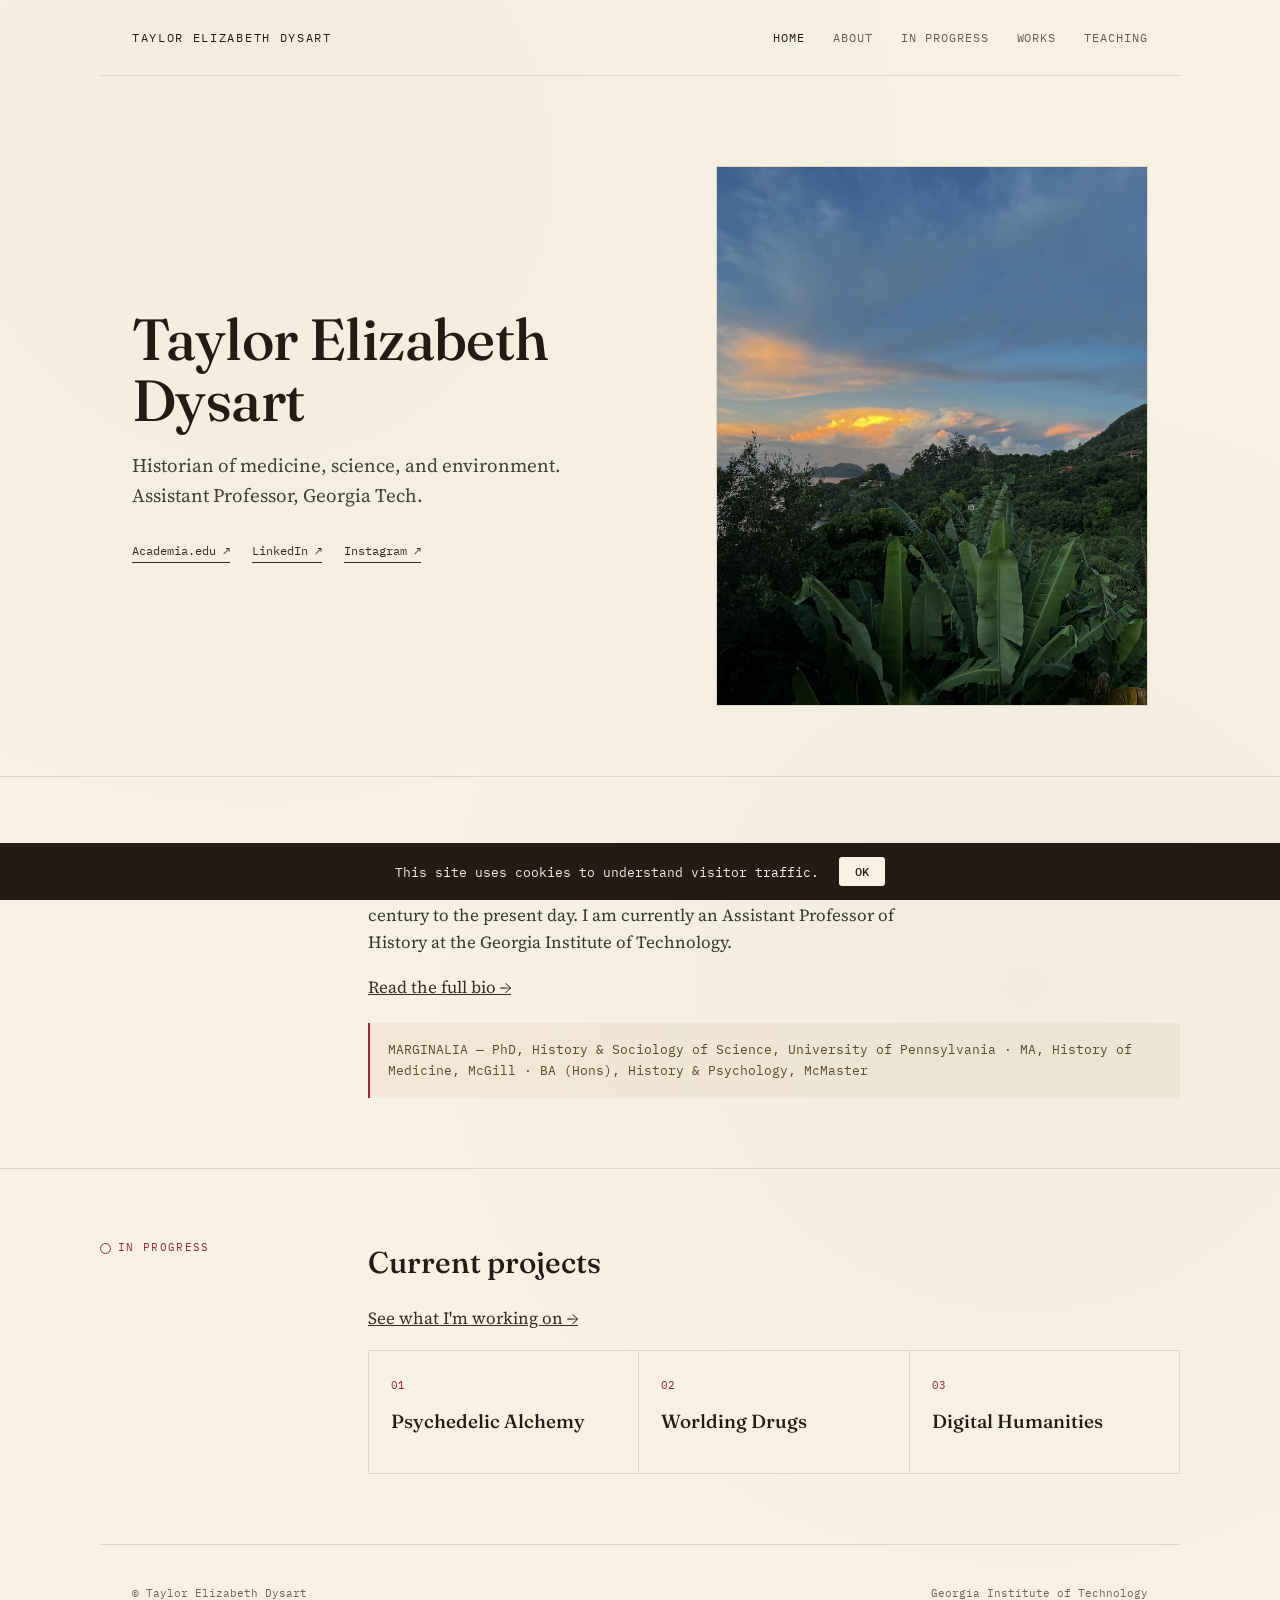
<file: index.html>
<!DOCTYPE html>
<html lang="en">
<head>
<meta charset="UTF-8">
<meta name="viewport" content="width=device-width, initial-scale=1">
<title>Taylor Elizabeth Dysart</title>
<link rel="preconnect" href="https://fonts.googleapis.com">
<link href="https://fonts.googleapis.com/css2?family=Fraunces:ital,opsz,wght@0,9..144,300;0,9..144,500;0,9..144,600;1,9..144,400&family=Source+Serif+4:wght@400;500&family=IBM+Plex+Mono:wght@400;500&display=swap" rel="stylesheet">
<link rel="stylesheet" href="style.css">
<!-- Google tag (gtag.js) -->
<script async src="https://www.googletagmanager.com/gtag/js?id=G-MYVM3LXBV0"></script>
<script>
  window.dataLayer = window.dataLayer || [];
  function gtag(){dataLayer.push(arguments);}
  gtag('js', new Date());
  gtag('config', 'G-MYVM3LXBV0');
</script>
</head>
<body>

<nav>
  <a class="brand" href="index.html">Taylor Elizabeth Dysart</a>
  <button class="nav-toggle" aria-label="Toggle menu" onclick="this.nextElementSibling.classList.toggle('open')">☰</button>
  <div class="navlinks">
    <a class="active" href="index.html">Home</a>
    <a href="about.html">About</a>
    <a href="in-progress.html">In Progress</a>
    <a href="works.html">Works</a>
    <a href="teaching.html">Teaching</a>
  </div>
</nav>

<section class="hero">
  <div>
    <h1>Taylor Elizabeth<br>Dysart</h1>
    <p class="tagline">Historian of medicine, science, and environment. Assistant Professor, Georgia Tech.</p>
    <div class="hero-links">
      <a href="https://upenn.academia.edu/TaylorDysart">Academia.edu ↗</a>
      <a href="https://www.linkedin.com/in/taylordysart/">LinkedIn ↗</a>
      <a href="https://www.instagram.com/taylor.e.dysart/">Instagram ↗</a>
    </div>
  </div>
  <div class="specimen">
    <img src="home-landscape.jpg" alt="Landscape" style="width:100%; height:100%; object-fit: cover;">
  </div>
</section>

<section class="section">
  <div class="section-inner">
    <div class="margin-label">About</div>
    <div>
      <p>I am a historian of medicine, science, and environment in modern Latin America, focusing on Amazônia from the mid-nineteenth century to the present day. I am currently an Assistant Professor of History at the Georgia Institute of Technology.</p>
      <p><a href="about.html">Read the full bio →</a></p>
      <div class="note">MARGINALIA — PhD, History &amp; Sociology of Science, University of Pennsylvania · MA, History of Medicine, McGill · BA (Hons), History &amp; Psychology, McMaster</div>
    </div>
  </div>
</section>

<section class="section">
  <div class="section-inner">
    <div class="margin-label">In Progress</div>
    <div>
      <h2>Current projects</h2>
      <p><a href="in-progress.html">See what I'm working on →</a></p>
      <div class="cards">
        <div class="card">
          <div class="num">01</div>
          <h3>Psychedelic Alchemy</h3>
        </div>
        <div class="card">
          <div class="num">02</div>
          <h3>Worlding Drugs</h3>
        </div>
        <div class="card">
          <div class="num">03</div>
          <h3>Digital Humanities</h3>
        </div>
      </div>
    </div>
  </div>
</section>

<footer>
  <span>© Taylor Elizabeth Dysart</span>
  <span>Georgia Institute of Technology</span>
</footer>

<div class="cookie-notice" id="cookieNotice" style="display:none;">
  <span>This site uses cookies to understand visitor traffic.</span>
  <button onclick="document.getElementById('cookieNotice').style.display='none'; localStorage.setItem('cookieNoticeDismissed','1');">OK</button>
</div>
<script>
  if (!localStorage.getItem('cookieNoticeDismissed')) {
    document.getElementById('cookieNotice').style.display = 'flex';
  }
</script>
</body>
</html>
</file>
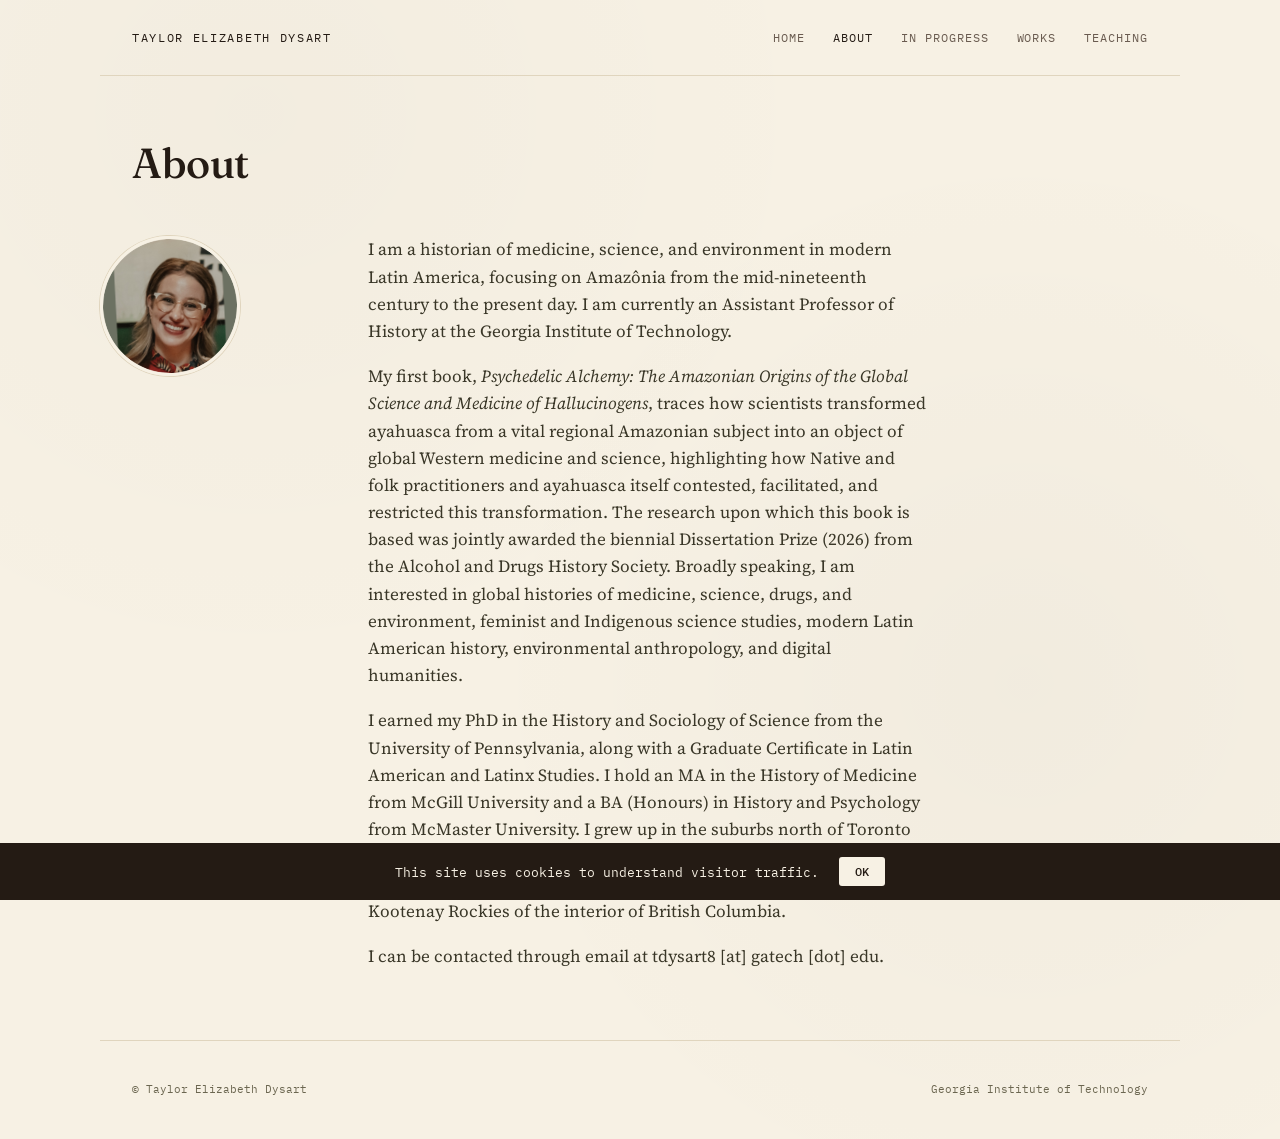
<file: about.html>
<!DOCTYPE html>
<html lang="en">
<head>
<meta charset="UTF-8">
<meta name="viewport" content="width=device-width, initial-scale=1">
<title>About — Taylor Elizabeth Dysart</title>
<link rel="preconnect" href="https://fonts.googleapis.com">
<link href="https://fonts.googleapis.com/css2?family=Fraunces:ital,opsz,wght@0,9..144,300;0,9..144,500;0,9..144,600;1,9..144,400&family=Source+Serif+4:wght@400;500&family=IBM+Plex+Mono:wght@400;500&display=swap" rel="stylesheet">
<link rel="stylesheet" href="style.css">
<!-- Google tag (gtag.js) -->
<script async src="https://www.googletagmanager.com/gtag/js?id=G-MYVM3LXBV0"></script>
<script>
  window.dataLayer = window.dataLayer || [];
  function gtag(){dataLayer.push(arguments);}
  gtag('js', new Date());
  gtag('config', 'G-MYVM3LXBV0');
</script>
</head>
<body>

<nav>
  <a class="brand" href="index.html">Taylor Elizabeth Dysart</a>
  <button class="nav-toggle" aria-label="Toggle menu" onclick="this.nextElementSibling.classList.toggle('open')">☰</button>
  <div class="navlinks">
    <a href="index.html">Home</a>
    <a class="active" href="about.html">About</a>
    <a href="in-progress.html">In Progress</a>
    <a href="works.html">Works</a>
    <a href="teaching.html">Teaching</a>
  </div>
</nav>

<div class="page-header">
  <h1>About</h1>
</div>

<section class="section" style="border-top: none; padding-top: 30px;">
  <div class="section-inner">
    <div class="margin-col">
      <img src="headshot-circle.png" alt="Taylor Elizabeth Dysart" class="margin-photo">
    </div>
    <div>
      <p>I am a historian of medicine, science, and environment in modern Latin America, focusing on Amazônia from the mid-nineteenth century to the present day. I am currently an Assistant Professor of History at the Georgia Institute of Technology.</p>
      <p>My first book, <em>Psychedelic Alchemy: The Amazonian Origins of the Global Science and Medicine of Hallucinogens</em>, traces how scientists transformed ayahuasca from a vital regional Amazonian subject into an object of global Western medicine and science, highlighting how Native and folk practitioners and ayahuasca itself contested, facilitated, and restricted this transformation. The research upon which this book is based was jointly awarded the biennial Dissertation Prize (2026) from the Alcohol and Drugs History Society. Broadly speaking, I am interested in global histories of medicine, science, drugs, and environment, feminist and Indigenous science studies, modern Latin American history, environmental anthropology, and digital humanities.</p>
      <p>I earned my PhD in the History and Sociology of Science from the University of Pennsylvania, along with a Graduate Certificate in Latin American and Latinx Studies. I hold an MA in the History of Medicine from McGill University and a BA (Honours) in History and Psychology from McMaster University. I grew up in the suburbs north of Toronto on the ancestral lands of the Wendat, Haudenosaunee, and Anishnaabe peoples, and spent part of my early life along the Kootenay Rockies of the interior of British Columbia.</p>
      <p>I can be contacted through email at tdysart8 [at] gatech [dot] edu.</p>
    </div>
  </div>
</section>

<footer>
  <span>© Taylor Elizabeth Dysart</span>
  <span>Georgia Institute of Technology</span>
</footer>

<div class="cookie-notice" id="cookieNotice" style="display:none;">
  <span>This site uses cookies to understand visitor traffic.</span>
  <button onclick="document.getElementById('cookieNotice').style.display='none'; localStorage.setItem('cookieNoticeDismissed','1');">OK</button>
</div>
<script>
  if (!localStorage.getItem('cookieNoticeDismissed')) {
    document.getElementById('cookieNotice').style.display = 'flex';
  }
</script>
</body>
</html>
</file>
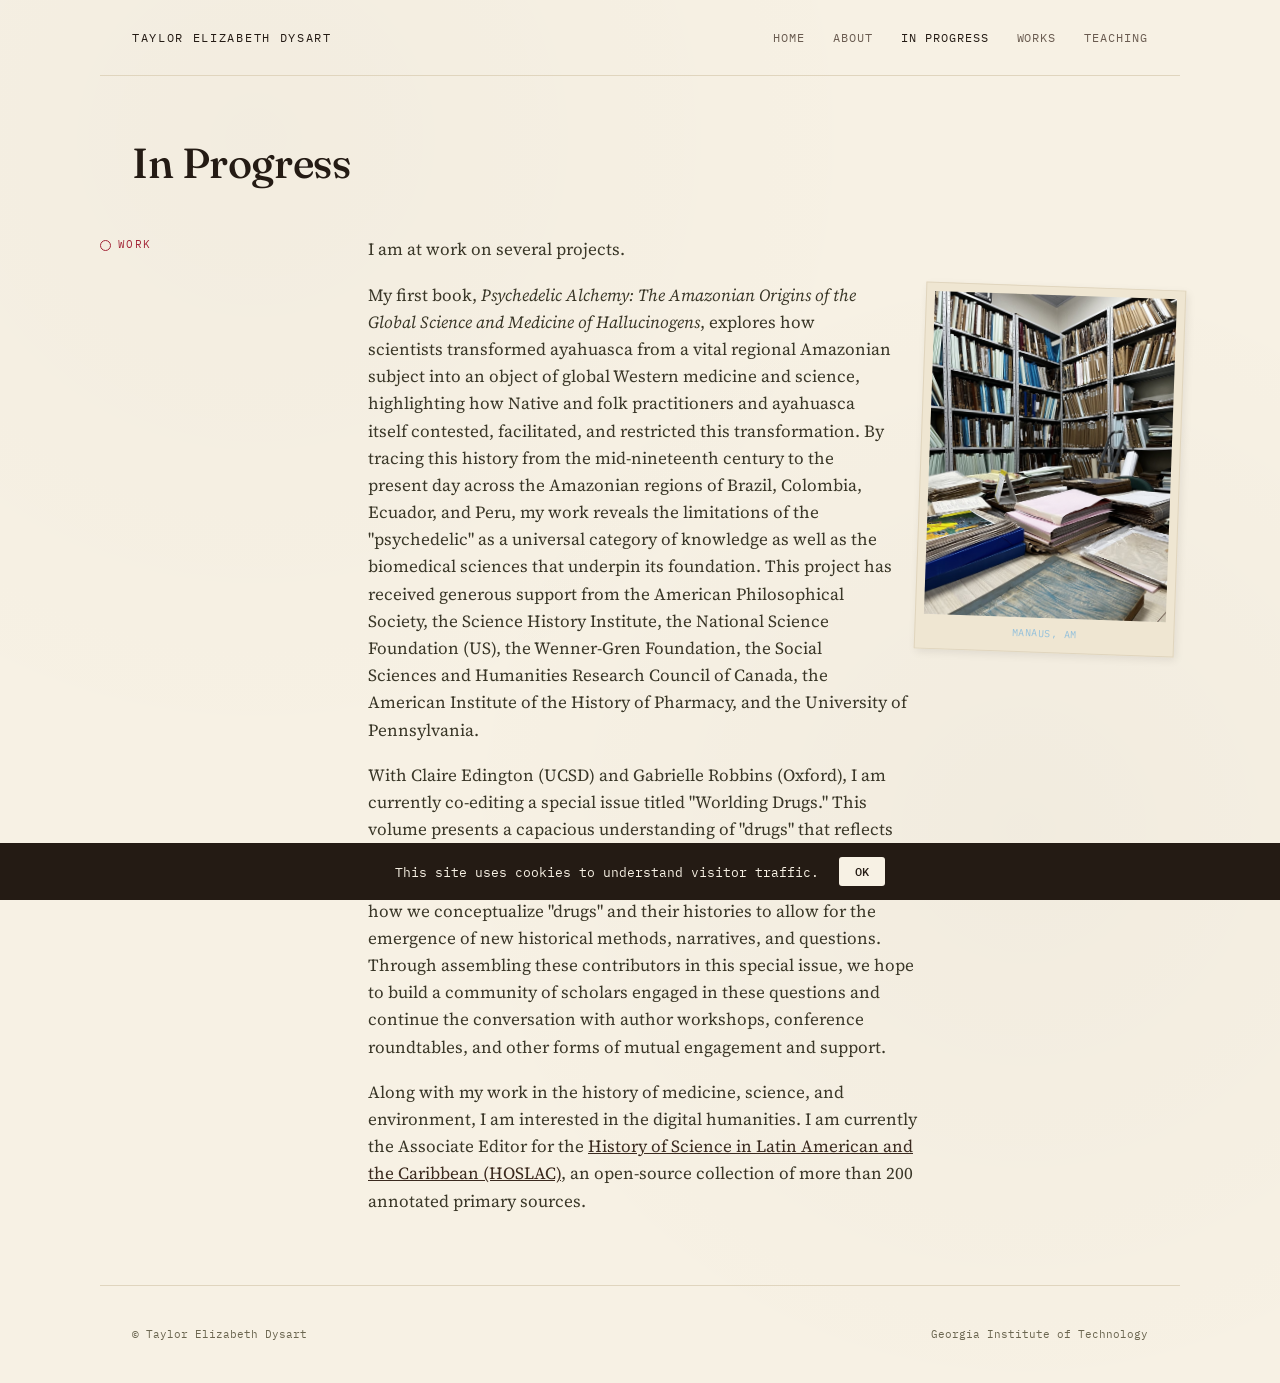
<file: in-progress.html>
<!DOCTYPE html>
<html lang="en">
<head>
<meta charset="UTF-8">
<meta name="viewport" content="width=device-width, initial-scale=1">
<title>In Progress — Taylor Elizabeth Dysart</title>
<link rel="preconnect" href="https://fonts.googleapis.com">
<link href="https://fonts.googleapis.com/css2?family=Fraunces:ital,opsz,wght@0,9..144,300;0,9..144,500;0,9..144,600;1,9..144,400&family=Source+Serif+4:wght@400;500&family=IBM+Plex+Mono:wght@400;500&display=swap" rel="stylesheet">
<link rel="stylesheet" href="style.css">
<!-- Google tag (gtag.js) -->
<script async src="https://www.googletagmanager.com/gtag/js?id=G-MYVM3LXBV0"></script>
<script>
  window.dataLayer = window.dataLayer || [];
  function gtag(){dataLayer.push(arguments);}
  gtag('js', new Date());
  gtag('config', 'G-MYVM3LXBV0');
</script>
</head>
<body>

<nav>
  <a class="brand" href="index.html">Taylor Elizabeth Dysart</a>
  <button class="nav-toggle" aria-label="Toggle menu" onclick="this.nextElementSibling.classList.toggle('open')">☰</button>
  <div class="navlinks">
    <a href="index.html">Home</a>
    <a href="about.html">About</a>
    <a class="active" href="in-progress.html">In Progress</a>
    <a href="works.html">Works</a>
    <a href="teaching.html">Teaching</a>
  </div>
</nav>

<div class="page-header">
  <h1>In Progress</h1>
</div>

<section class="section" style="border-top: none; padding-top: 30px;">
  <div class="section-inner">
    <div class="margin-label">Work</div>
    <div>
      <p>I am at work on several projects.</p>
      <figure class="clip-photo clip-right">
        <img src="archive-document.jpg" alt="Archival document">
        <figcaption>Manaus, AM</figcaption>
      </figure>
      <p>My first book, <em>Psychedelic Alchemy: The Amazonian Origins of the Global Science and Medicine of Hallucinogens</em>, explores how scientists transformed ayahuasca from a vital regional Amazonian subject into an object of global Western medicine and science, highlighting how Native and folk practitioners and ayahuasca itself contested, facilitated, and restricted this transformation. By tracing this history from the mid-nineteenth century to the present day across the Amazonian regions of Brazil, Colombia, Ecuador, and Peru, my work reveals the limitations of the "psychedelic" as a universal category of knowledge as well as the biomedical sciences that underpin its foundation. This project has received generous support from the American Philosophical Society, the Science History Institute, the National Science Foundation (US), the Wenner-Gren Foundation, the Social Sciences and Humanities Research Council of Canada, the American Institute of the History of Pharmacy, and the University of Pennsylvania.</p>
      <p>With Claire Edington (UCSD) and Gabrielle Robbins (Oxford), I am currently co-editing a special issue titled "Worlding Drugs." This volume presents a capacious understanding of "drugs" that reflects lived experiences and entanglements across various lifeways, multiple geographies, and intersecting histories. It proposes that we expand how we conceptualize "drugs" and their histories to allow for the emergence of new historical methods, narratives, and questions. Through assembling these contributors in this special issue, we hope to build a community of scholars engaged in these questions and continue the conversation with author workshops, conference roundtables, and other forms of mutual engagement and support.</p>
      <p>Along with my work in the history of medicine, science, and environment, I am interested in the digital humanities. I am currently the Associate Editor for the <a href="https://sites.usnh.edu/hoslac/launch-the-archive/">History of Science in Latin American and the Caribbean (HOSLAC)</a>, an open-source collection of more than 200 annotated primary sources.</p>
    </div>
  </div>
</section>

<footer>
  <span>© Taylor Elizabeth Dysart</span>
  <span>Georgia Institute of Technology</span>
</footer>

<div class="cookie-notice" id="cookieNotice" style="display:none;">
  <span>This site uses cookies to understand visitor traffic.</span>
  <button onclick="document.getElementById('cookieNotice').style.display='none'; localStorage.setItem('cookieNoticeDismissed','1');">OK</button>
</div>
<script>
  if (!localStorage.getItem('cookieNoticeDismissed')) {
    document.getElementById('cookieNotice').style.display = 'flex';
  }
</script>
</body>
</html>
</file>
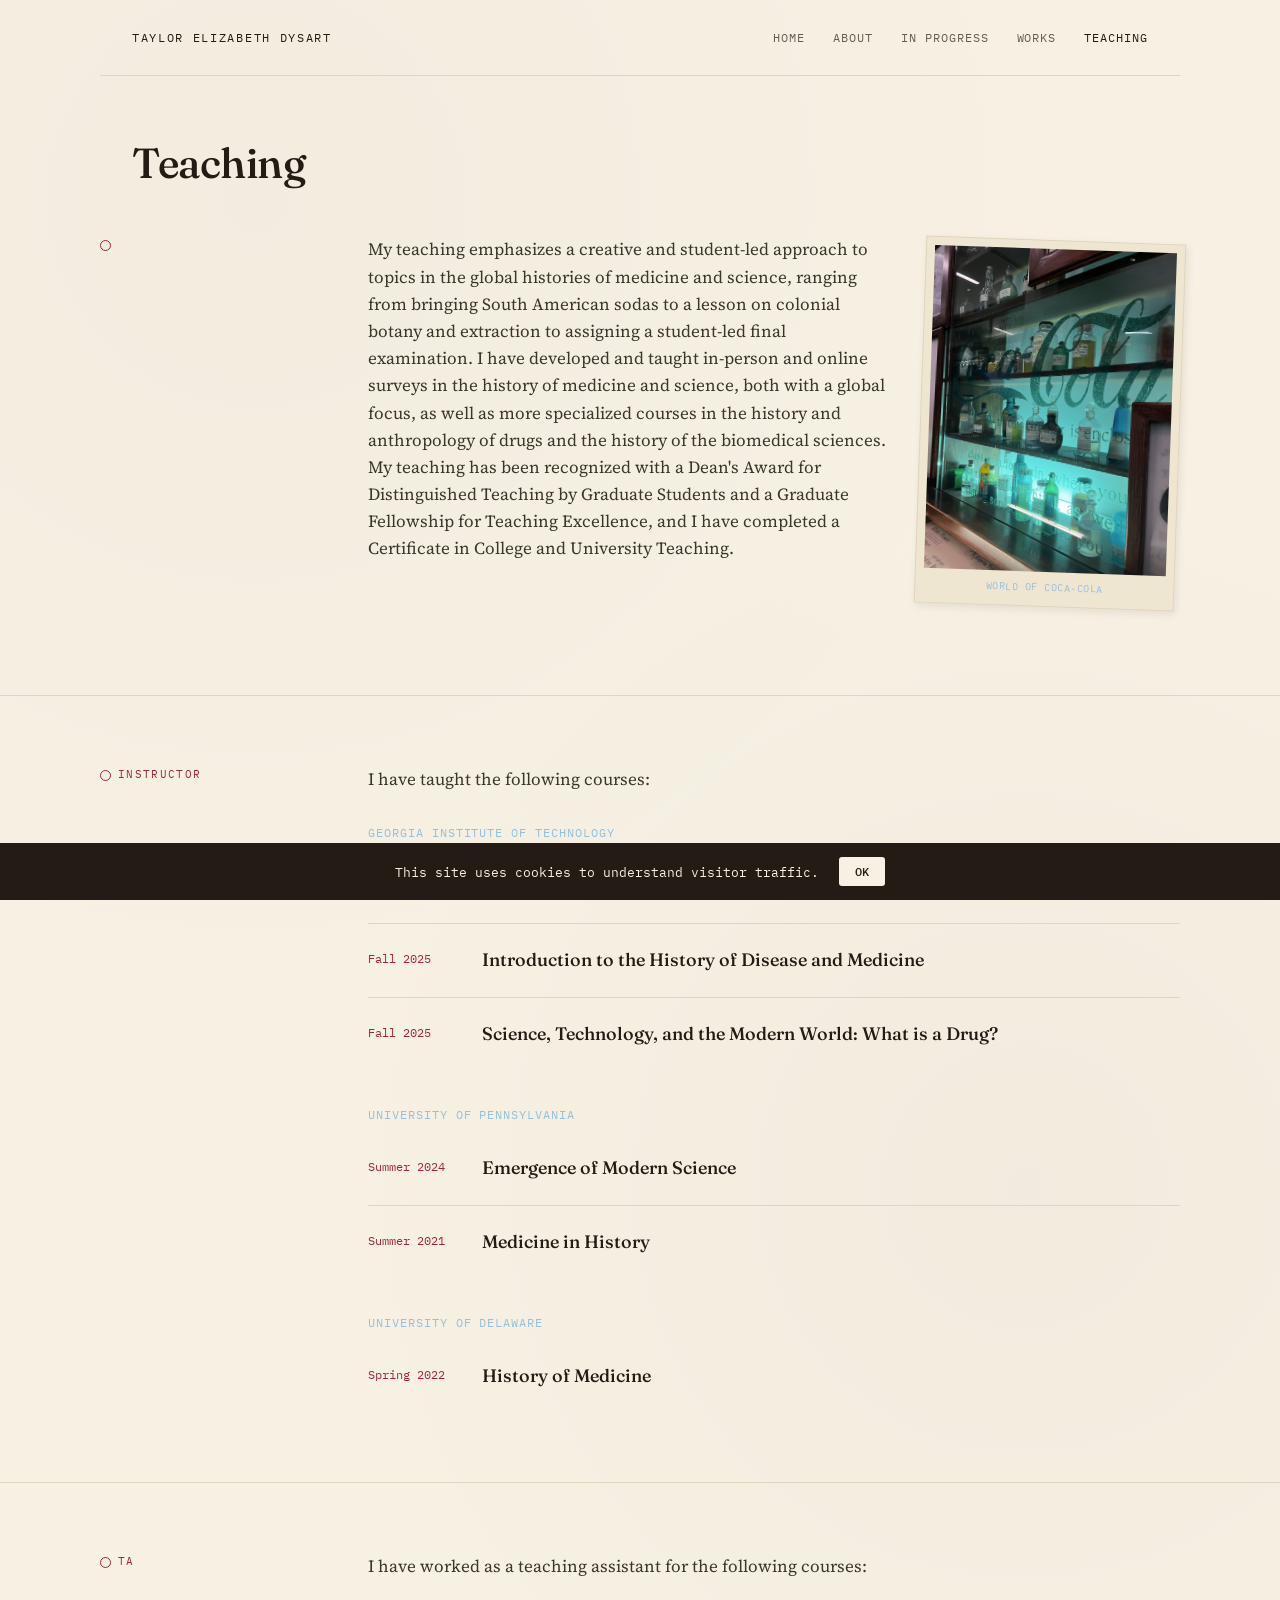
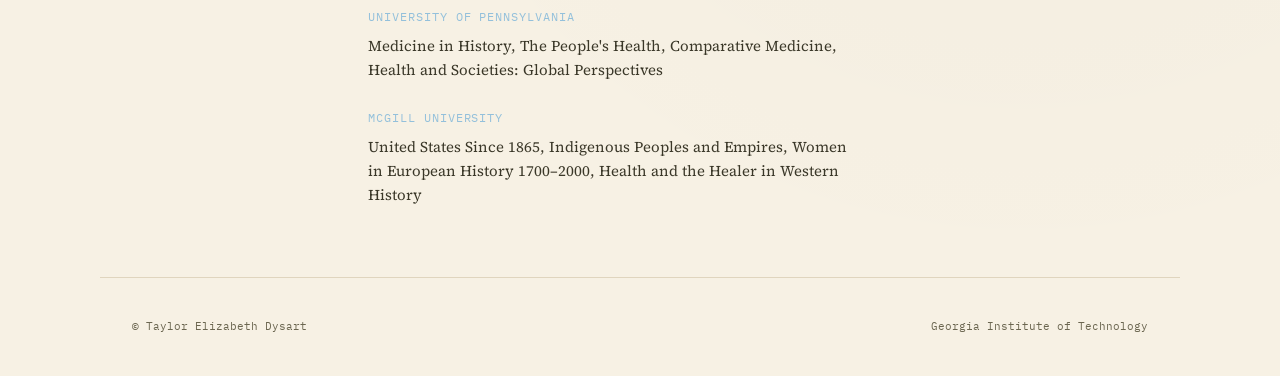
<file: teaching.html>
<!DOCTYPE html>
<html lang="en">
<head>
<meta charset="UTF-8">
<meta name="viewport" content="width=device-width, initial-scale=1">
<title>Teaching — Taylor Elizabeth Dysart</title>
<link rel="preconnect" href="https://fonts.googleapis.com">
<link href="https://fonts.googleapis.com/css2?family=Fraunces:ital,opsz,wght@0,9..144,300;0,9..144,500;0,9..144,600;1,9..144,400&family=Source+Serif+4:wght@400;500&family=IBM+Plex+Mono:wght@400;500&display=swap" rel="stylesheet">
<link rel="stylesheet" href="style.css">
<!-- Google tag (gtag.js) -->
<script async src="https://www.googletagmanager.com/gtag/js?id=G-MYVM3LXBV0"></script>
<script>
  window.dataLayer = window.dataLayer || [];
  function gtag(){dataLayer.push(arguments);}
  gtag('js', new Date());
  gtag('config', 'G-MYVM3LXBV0');
</script>
</head>
<body>

<nav>
  <a class="brand" href="index.html">Taylor Elizabeth Dysart</a>
  <button class="nav-toggle" aria-label="Toggle menu" onclick="this.nextElementSibling.classList.toggle('open')">☰</button>
  <div class="navlinks">
    <a href="index.html">Home</a>
    <a href="about.html">About</a>
    <a href="in-progress.html">In Progress</a>
    <a href="works.html">Works</a>
    <a class="active" href="teaching.html">Teaching</a>
  </div>
</nav>

<div class="page-header">
  <h1>Teaching</h1>
</div>

<section class="section" style="border-top: none; padding-top: 30px;">
  <div class="section-inner">
    <div class="margin-label"></div>
    <div>
      <figure class="clip-photo clip-right">
        <img src="teaching-museum.jpg" alt="World of Coca-Cola Museum">
        <figcaption>World of Coca-Cola</figcaption>
      </figure>
      <p>My teaching emphasizes a creative and student-led approach to topics in the global histories of medicine and science, ranging from bringing South American sodas to a lesson on colonial botany and extraction to assigning a student-led final examination. I have developed and taught in-person and online surveys in the history of medicine and science, both with a global focus, as well as more specialized courses in the history and anthropology of drugs and the history of the biomedical sciences. My teaching has been recognized with a Dean's Award for Distinguished Teaching by Graduate Students and a Graduate Fellowship for Teaching Excellence, and I have completed a Certificate in College and University Teaching.</p>
    </div>
  </div>
</section>

<section class="section">
  <div class="section-inner">
    <div class="margin-label">Instructor</div>
    <div>
      <p>I have taught the following courses:</p>

      <p style="font-family: 'IBM Plex Mono', monospace; font-size: 12px; letter-spacing: 0.08em; text-transform: uppercase; color: var(--indigo); margin-top: 30px; margin-bottom: 4px;">Georgia Institute of Technology</p>
      <div class="entry-list">
        <div class="entry">
          <div class="year">Fall 2026</div>
          <div><p class="title">History of Medicine (Graduate)</p></div>
        </div>
        <div class="entry">
          <div class="year">Fall 2025</div>
          <div><p class="title">Introduction to the History of Disease and Medicine</p></div>
        </div>
        <div class="entry">
          <div class="year">Fall 2025</div>
          <div><p class="title">Science, Technology, and the Modern World: What is a Drug?</p></div>
        </div>
      </div>

      <p style="font-family: 'IBM Plex Mono', monospace; font-size: 12px; letter-spacing: 0.08em; text-transform: uppercase; color: var(--indigo); margin-top: 34px; margin-bottom: 4px;">University of Pennsylvania</p>
      <div class="entry-list">
        <div class="entry">
          <div class="year">Summer 2024</div>
          <div><p class="title">Emergence of Modern Science</p></div>
        </div>
        <div class="entry">
          <div class="year">Summer 2021</div>
          <div><p class="title">Medicine in History</p></div>
        </div>
      </div>

      <p style="font-family: 'IBM Plex Mono', monospace; font-size: 12px; letter-spacing: 0.08em; text-transform: uppercase; color: var(--indigo); margin-top: 34px; margin-bottom: 4px;">University of Delaware</p>
      <div class="entry-list">
        <div class="entry">
          <div class="year">Spring 2022</div>
          <div><p class="title">History of Medicine</p></div>
        </div>
      </div>
    </div>
  </div>
</section>

<section class="section">
  <div class="section-inner">
    <div class="margin-label">TA</div>
    <div>
      <p>I have worked as a teaching assistant for the following courses:</p>

      <p style="font-family: 'IBM Plex Mono', monospace; font-size: 12px; letter-spacing: 0.08em; text-transform: uppercase; color: var(--indigo); margin-top: 26px; margin-bottom: 8px;">University of Pennsylvania</p>
      <p style="font-size: 15px; color: #3a3728; margin: 0 0 20px;">Medicine in History, The People's Health, Comparative Medicine, Health and Societies: Global Perspectives</p>

      <p style="font-family: 'IBM Plex Mono', monospace; font-size: 12px; letter-spacing: 0.08em; text-transform: uppercase; color: var(--indigo); margin-top: 26px; margin-bottom: 8px;">McGill University</p>
      <p style="font-size: 15px; color: #3a3728; margin: 0;">United States Since 1865, Indigenous Peoples and Empires, Women in European History 1700–2000, Health and the Healer in Western History</p>
    </div>
  </div>
</section>

<footer>
  <span>© Taylor Elizabeth Dysart</span>
  <span>Georgia Institute of Technology</span>
</footer>

<div class="cookie-notice" id="cookieNotice" style="display:none;">
  <span>This site uses cookies to understand visitor traffic.</span>
  <button onclick="document.getElementById('cookieNotice').style.display='none'; localStorage.setItem('cookieNoticeDismissed','1');">OK</button>
</div>
<script>
  if (!localStorage.getItem('cookieNoticeDismissed')) {
    document.getElementById('cookieNotice').style.display = 'flex';
  }
</script>
</body>
</html>
</file>
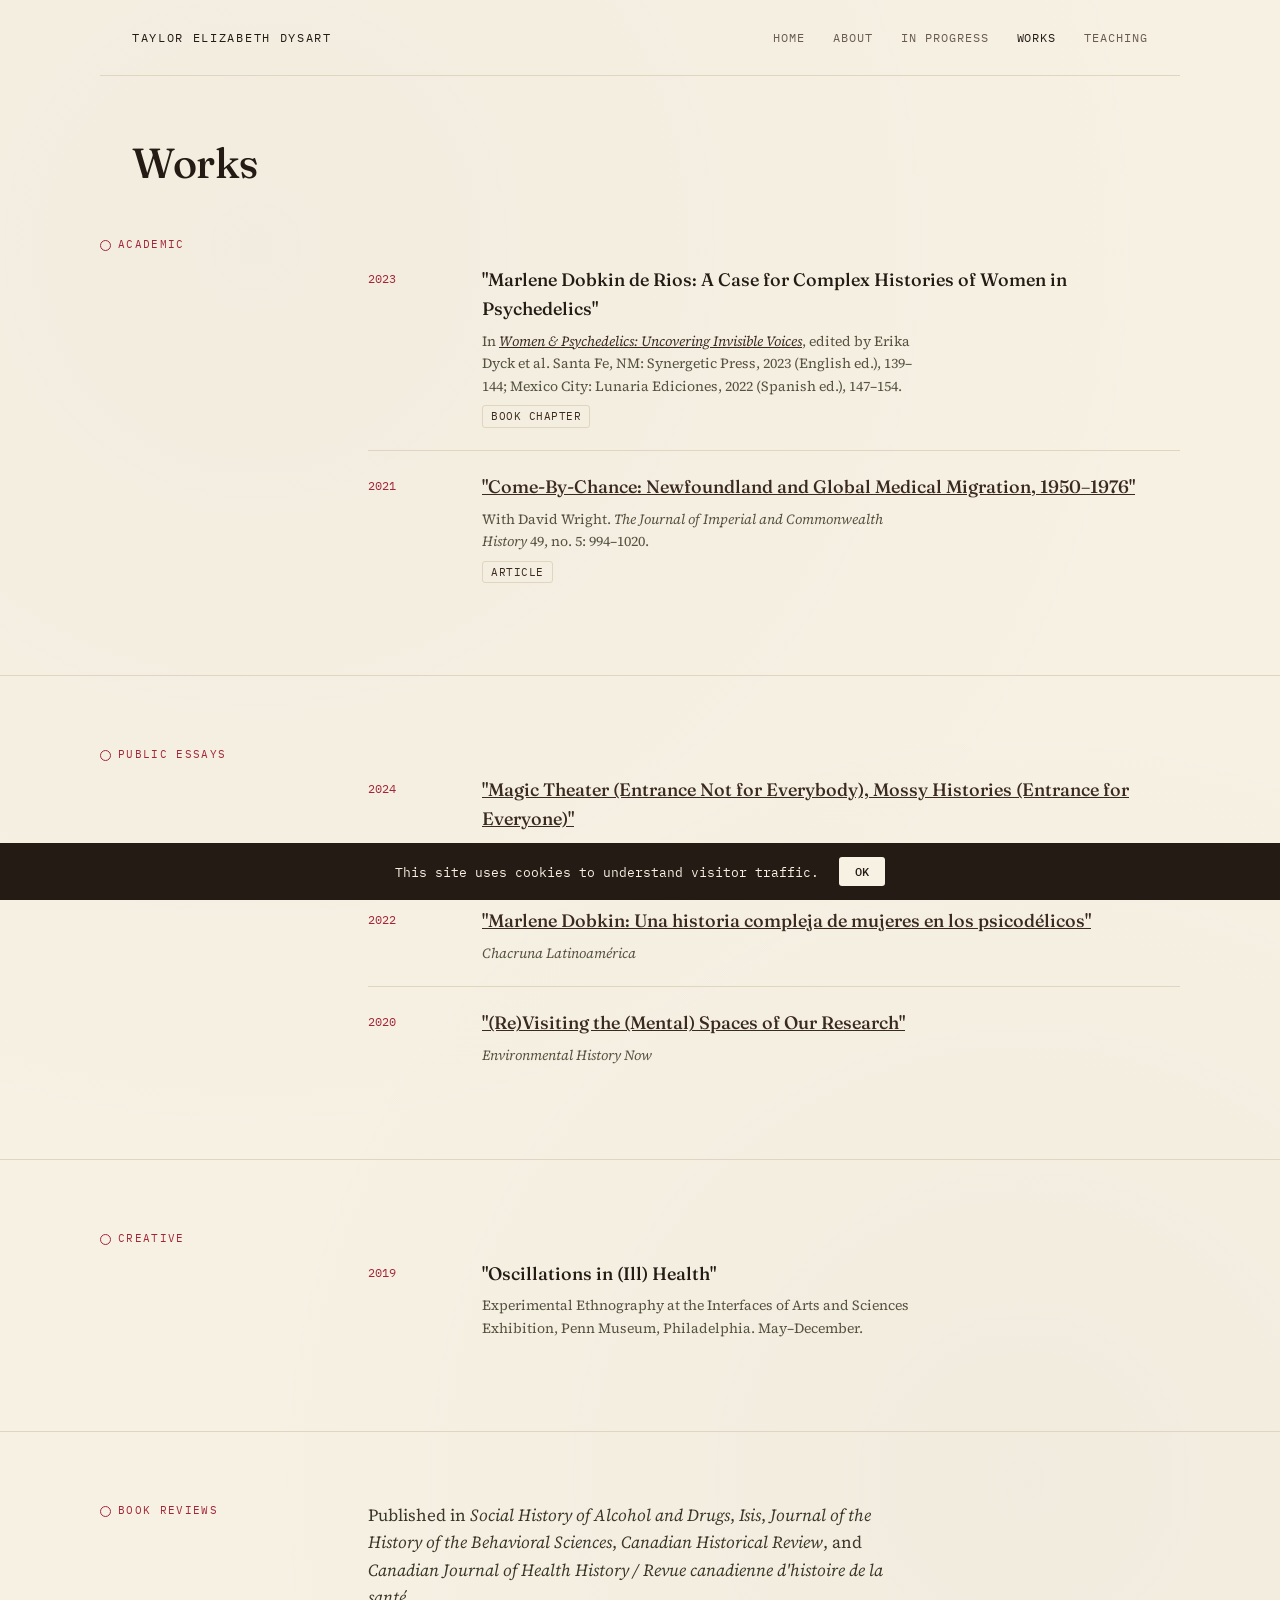
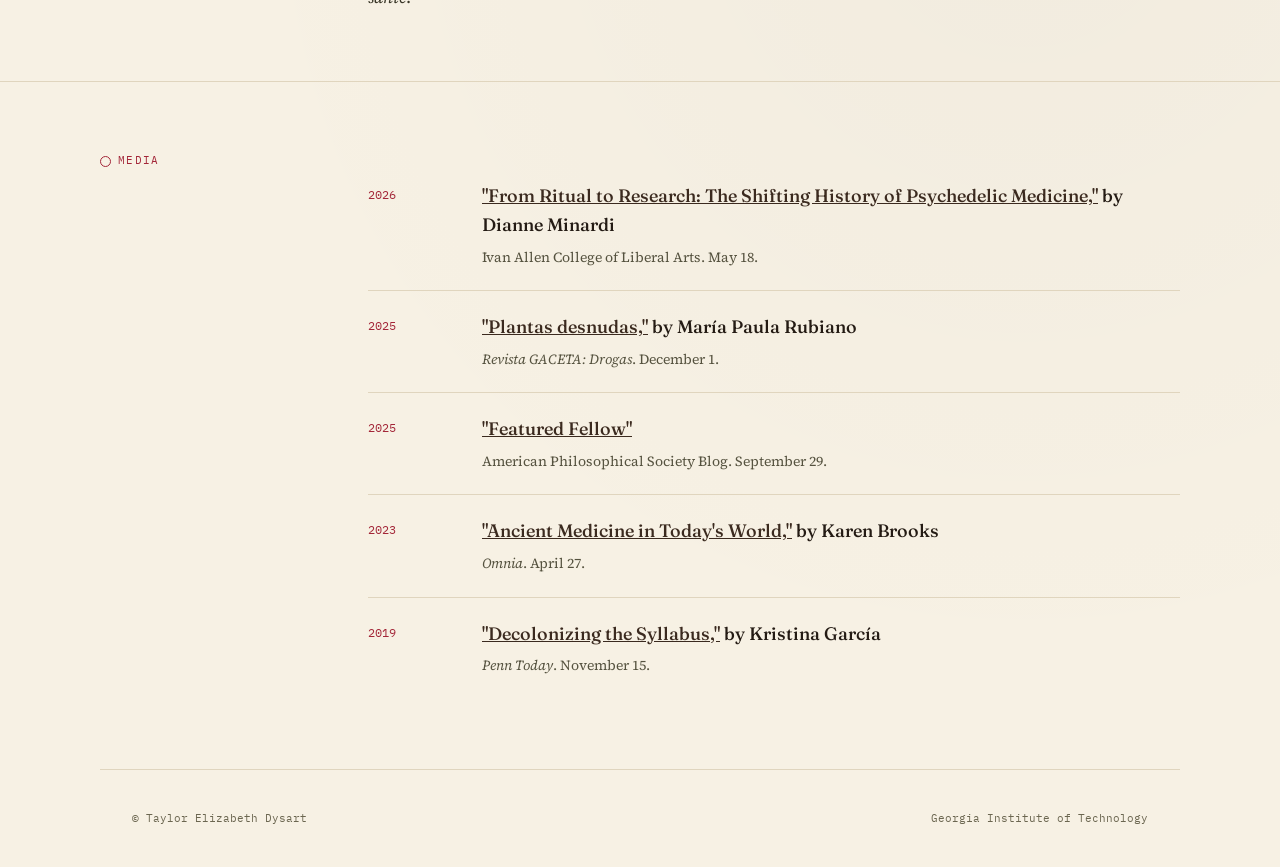
<file: works.html>
<!DOCTYPE html>
<html lang="en">
<head>
<meta charset="UTF-8">
<meta name="viewport" content="width=device-width, initial-scale=1">
<title>Works — Taylor Elizabeth Dysart</title>
<link rel="preconnect" href="https://fonts.googleapis.com">
<link href="https://fonts.googleapis.com/css2?family=Fraunces:ital,opsz,wght@0,9..144,300;0,9..144,500;0,9..144,600;1,9..144,400&family=Source+Serif+4:wght@400;500&family=IBM+Plex+Mono:wght@400;500&display=swap" rel="stylesheet">
<link rel="stylesheet" href="style.css">
<!-- Google tag (gtag.js) -->
<script async src="https://www.googletagmanager.com/gtag/js?id=G-MYVM3LXBV0"></script>
<script>
  window.dataLayer = window.dataLayer || [];
  function gtag(){dataLayer.push(arguments);}
  gtag('js', new Date());
  gtag('config', 'G-MYVM3LXBV0');
</script>
</head>
<body>

<nav>
  <a class="brand" href="index.html">Taylor Elizabeth Dysart</a>
  <button class="nav-toggle" aria-label="Toggle menu" onclick="this.nextElementSibling.classList.toggle('open')">☰</button>
  <div class="navlinks">
    <a href="index.html">Home</a>
    <a href="about.html">About</a>
    <a href="in-progress.html">In Progress</a>
    <a class="active" href="works.html">Works</a>
    <a href="teaching.html">Teaching</a>
  </div>
</nav>

<div class="page-header">
  <h1>Works</h1>
</div>

<section class="section" style="border-top: none; padding-top: 30px;">
  <div class="section-inner">
    <div class="margin-label">Academic</div>
    <div>
      <div class="entry-list">
        <div class="entry">
          <div class="year">2023</div>
          <div>
            <p class="title">"Marlene Dobkin de Rios: A Case for Complex Histories of Women in Psychedelics"</p>
            <p class="meta">In <a href="https://synergeticpress.com/catalog/women-and-psychedelics/"><em>Women &amp; Psychedelics: Uncovering Invisible Voices</em></a>, edited by Erika Dyck et al. Santa Fe, NM: Synergetic Press, 2023 (English ed.), 139–144; Mexico City: Lunaria Ediciones, 2022 (Spanish ed.), 147–154.</p>
            <span class="tag">Book chapter</span>
          </div>
        </div>
        <div class="entry">
          <div class="year">2021</div>
          <div>
            <p class="title"><a href="https://www.tandfonline.com/doi/full/10.1080/03086534.2021.1950595">"Come-By-Chance: Newfoundland and Global Medical Migration, 1950–1976"</a></p>
            <p class="meta">With David Wright. <em>The Journal of Imperial and Commonwealth History</em> 49, no. 5: 994–1020.</p>
            <span class="tag">Article</span>
          </div>
        </div>
      </div>
    </div>
  </div>
</section>

<section class="section">
  <div class="section-inner">
    <div class="margin-label">Public essays</div>
    <div>
      <div class="entry-list">
        <div class="entry">
          <div class="year">2024</div>
          <div>
            <p class="title"><a href="https://www.thinkingwithmoss.net/entry/magic-theater-entrance-not-for-everybody-mossy-histories-entrance-for-everyone">"Magic Theater (Entrance Not for Everybody), Mossy Histories (Entrance for Everyone)"</a></p>
            <p class="meta"><em>Thinking With Moss</em>, New York University</p>
          </div>
        </div>
        <div class="entry">
          <div class="year">2022</div>
          <div>
            <p class="title"><a href="https://www.chacruna-la.org/articulos-es/marlene-dobkin-de-rios-caso-complejo">"Marlene Dobkin: Una historia compleja de mujeres en los psicodélicos"</a></p>
            <p class="meta"><em>Chacruna Latinoamérica</em></p>
          </div>
        </div>
        <div class="entry">
          <div class="year">2020</div>
          <div>
            <p class="title"><a href="https://envhistnow.com/2020/02/28/revisiting-the-mental-spaces-of-our-research/">"(Re)Visiting the (Mental) Spaces of Our Research"</a></p>
            <p class="meta"><em>Environmental History Now</em></p>
          </div>
        </div>
      </div>
    </div>
  </div>
</section>

<section class="section">
  <div class="section-inner">
    <div class="margin-label">Creative</div>
    <div>
      <div class="entry-list">
        <div class="entry">
          <div class="year">2019</div>
          <div>
            <p class="title">"Oscillations in (Ill) Health"</p>
            <p class="meta">Experimental Ethnography at the Interfaces of Arts and Sciences Exhibition, Penn Museum, Philadelphia. May–December.</p>
          </div>
        </div>
      </div>
    </div>
  </div>
</section>

<section class="section">
  <div class="section-inner">
    <div class="margin-label">Book reviews</div>
    <div>
      <p>Published in <em>Social History of Alcohol and Drugs</em>, <em>Isis</em>, <em>Journal of the History of the Behavioral Sciences</em>, <em>Canadian Historical Review</em>, and <em>Canadian Journal of Health History / Revue canadienne d'histoire de la santé</em>.</p>
    </div>
  </div>
</section>

<section class="section">
  <div class="section-inner">
    <div class="margin-label">Media</div>
    <div>
      <div class="entry-list">
        <div class="entry">
          <div class="year">2026</div>
          <div>
            <p class="title"><a href="https://iac.gatech.edu/featured-news/2026/05/history-psychedelic-medicine">"From Ritual to Research: The Shifting History of Psychedelic Medicine,"</a> by Dianne Minardi</p>
            <p class="meta">Ivan Allen College of Liberal Arts. May 18.</p>
          </div>
        </div>
        <div class="entry">
          <div class="year">2025</div>
          <div>
            <p class="title"><a href="https://gaceta.co/contenidos/plantas-desnudas/">"Plantas desnudas,"</a> by María Paula Rubiano</p>
            <p class="meta"><em>Revista GACETA: Drogas</em>. December 1.</p>
          </div>
        </div>
        <div class="entry">
          <div class="year">2025</div>
          <div>
            <p class="title"><a href="https://www.amphilsoc.org/news/featured-fellow-taylor-elizabeth-dysart-2024-2025-john-c-slater-predoctoral-fellow-history">"Featured Fellow"</a></p>
            <p class="meta">American Philosophical Society Blog. September 29.</p>
          </div>
        </div>
        <div class="entry">
          <div class="year">2023</div>
          <div>
            <p class="title"><a href="https://omnia.sas.upenn.edu/story/doctoral-student-Taylor-Dysart-studies-ancient-medicine-today">"Ancient Medicine in Today's World,"</a> by Karen Brooks</p>
            <p class="meta"><em>Omnia</em>. April 27.</p>
          </div>
        </div>
        <div class="entry">
          <div class="year">2019</div>
          <div>
            <p class="title"><a href="https://penntoday.upenn.edu/news/global-history-science">"Decolonizing the Syllabus,"</a> by Kristina García</p>
            <p class="meta"><em>Penn Today</em>. November 15.</p>
          </div>
        </div>
      </div>
    </div>
  </div>
</section>

<footer>
  <span>© Taylor Elizabeth Dysart</span>
  <span>Georgia Institute of Technology</span>
</footer>

<div class="cookie-notice" id="cookieNotice" style="display:none;">
  <span>This site uses cookies to understand visitor traffic.</span>
  <button onclick="document.getElementById('cookieNotice').style.display='none'; localStorage.setItem('cookieNoticeDismissed','1');">OK</button>
</div>
<script>
  if (!localStorage.getItem('cookieNoticeDismissed')) {
    document.getElementById('cookieNotice').style.display = 'flex';
  }
</script>
</body>
</html>
</file>
<file: style.css>
:root {
  --paper: #F7F1E4;
  --paper-deep: #EFE6D2;
  --ink: #3B2A1F;
  --forest: #3B2A1F;
  --forest-deep: #241B14;
  --ochre: #A32638;
  --indigo: #93C0DB;
  --rule: #E0D5BE;
}
* { box-sizing: border-box; }
html { scroll-behavior: smooth; }
body {
  margin: 0;
  background: var(--paper);
  color: var(--ink);
  font-family: 'Source Serif 4', serif;
  line-height: 1.6;
  background-image:
    radial-gradient(circle at 20% 10%, rgba(0,0,0,0.02) 0, transparent 40%),
    radial-gradient(circle at 80% 60%, rgba(0,0,0,0.025) 0, transparent 45%);
}
a { color: var(--forest); }
.wrap { max-width: 1080px; margin: 0 auto; padding: 0 32px; }

/* nav */
nav {
  display: flex; align-items: center; justify-content: space-between;
  padding: 28px 32px; max-width: 1080px; margin: 0 auto;
  border-bottom: 1px solid var(--rule);
  position: relative;
}
.brand {
  font-family: 'IBM Plex Mono', monospace; font-size: 12px; letter-spacing: 0.14em;
  text-transform: uppercase; color: var(--forest-deep); text-decoration: none;
}
.navlinks { display: flex; gap: 28px; font-family: 'IBM Plex Mono', monospace; font-size: 12px; letter-spacing: 0.08em; text-transform: uppercase; }
.navlinks a { text-decoration: none; color: var(--ink); opacity: 0.75; }
.navlinks a:hover { opacity: 1; }
.navlinks a.active { opacity: 1; color: var(--forest-deep); }

/* page header (non-home pages) */
.page-header { max-width: 1080px; margin: 0 auto; padding: 64px 32px 20px; }
.eyebrow {
  font-family: 'IBM Plex Mono', monospace; font-size: 12px; letter-spacing: 0.16em;
  text-transform: uppercase; color: var(--ochre); margin-bottom: 14px;
}
.page-header h1 {
  font-family: 'Fraunces', serif; font-weight: 500; font-size: 42px; line-height: 1.1;
  margin: 0; color: var(--forest-deep); letter-spacing: -0.01em;
}

/* hero (home only) */
.hero {
  position: relative;
  padding: 90px 32px 70px;
  max-width: 1080px; margin: 0 auto;
  display: grid; grid-template-columns: 1.1fr 0.9fr; gap: 56px; align-items: center;
}
.hero h1 {
  font-family: 'Fraunces', serif; font-weight: 500; font-size: 58px; line-height: 1.04;
  margin: 0 0 20px; letter-spacing: -0.01em; color: var(--forest-deep);
}
.hero h1 em { font-style: italic; font-weight: 300; color: var(--forest); }
.tagline { font-size: 19px; max-width: 46ch; color: #43402f; margin-bottom: 30px; }
.hero-links { display: flex; gap: 22px; font-family: 'IBM Plex Mono', monospace; font-size: 12px; }
.hero-links a { text-decoration: none; border-bottom: 1px solid var(--forest); padding-bottom: 2px; }

.specimen {
  position: relative; aspect-ratio: 4/5; background: var(--paper-deep);
  border: 1px solid var(--rule); display: flex; align-items: center; justify-content: center;
  overflow: hidden;
}
.specimen svg { width: 72%; height: 72%; }
.specimen-cap {
  position: absolute; bottom: 14px; left: 14px; right: 14px;
  font-family: 'IBM Plex Mono', monospace; font-size: 10px; letter-spacing: 0.06em;
  color: var(--paper); text-transform: uppercase; opacity: 0.9;
  text-shadow: 0 1px 3px rgba(0,0,0,0.6);
}

/* sections */
.section { padding: 70px 32px; border-top: 1px solid var(--rule); }
.section-inner { max-width: 1080px; margin: 0 auto; display: grid; grid-template-columns: 220px 1fr; gap: 48px; }
.margin-label {
  font-family: 'IBM Plex Mono', monospace; font-size: 11px; letter-spacing: 0.12em;
  text-transform: uppercase; color: var(--ochre); position: relative; padding-left: 18px;
}
.margin-label::before {
  content: ''; position: absolute; left: 0; top: 4px; width: 9px; height: 9px;
  border-radius: 50%; border: 1.5px solid var(--ochre);
}
.margin-col { position: relative; }
.margin-photo {
  width: 140px; height: 140px; border-radius: 50%; object-fit: cover;
  border: 3px solid var(--paper); box-shadow: 0 0 0 1px var(--rule);
  transform: rotate(-3deg); display: block; margin-bottom: 6px;
}
.section h2 {
  font-family: 'Fraunces', serif; font-weight: 500; font-size: 30px; color: var(--forest-deep);
  margin: 0 0 18px;
}
.section p { max-width: 62ch; color: #3a3728; font-size: 17px; margin: 0 0 18px; }
.section p:last-child { margin-bottom: 0; }
.note {
  margin-top: 22px; padding: 16px 18px; background: rgba(180,132,42,0.08);
  border-left: 2px solid var(--ochre); font-family: 'IBM Plex Mono', monospace;
  font-size: 12.5px; color: #574c2e; line-height: 1.7;
}

.clip-photo {
  margin: 4px 0 18px; padding: 8px 8px 10px; background: var(--paper-deep);
  border: 1px solid var(--rule); box-shadow: 2px 3px 8px rgba(0,0,0,0.08);
}
.clip-photo img { display: block; width: 100%; height: auto; }
.clip-photo figcaption {
  font-family: 'IBM Plex Mono', monospace; font-size: 10px; letter-spacing: 0.05em;
  text-transform: uppercase; color: var(--indigo); text-align: center; padding-top: 8px;
}
.clip-right {
  float: right; width: 260px; margin-left: 28px; transform: rotate(2deg);
}
.clip-left {
  float: left; width: 260px; margin-right: 28px; transform: rotate(-2deg);
}
@media (max-width: 760px) {
  .clip-right, .clip-left { float: none; width: 100%; margin: 4px 0 18px; transform: none; }
}

.cookie-notice {
  position: fixed; bottom: 0; left: 0; right: 0; z-index: 100;
  background: var(--forest-deep); color: var(--paper);
  font-family: 'IBM Plex Mono', monospace; font-size: 12.5px;
  padding: 14px 24px; display: flex; align-items: center; justify-content: center;
  gap: 20px; flex-wrap: wrap; text-align: center;
}
.cookie-notice button {
  background: var(--paper); color: var(--forest-deep); border: none;
  font-family: 'IBM Plex Mono', monospace; font-size: 12px; font-weight: 500;
  padding: 7px 16px; border-radius: 3px; cursor: pointer; letter-spacing: 0.03em;
}

/* research/works cards & lists */
.cards { display: grid; grid-template-columns: repeat(3, 1fr); gap: 1px; background: var(--rule); border: 1px solid var(--rule); margin-top: 8px; }
.card { background: var(--paper); padding: 26px 22px; }
.card .num { font-family: 'IBM Plex Mono', monospace; font-size: 11px; color: var(--ochre); margin-bottom: 12px; }
.card h3 { font-family: 'Fraunces', serif; font-size: 19px; font-weight: 500; margin: 0 0 10px; color: var(--forest-deep); }
.card p { font-size: 14.5px; color: #4a4732; margin: 0; }

.entry-list { margin-top: 8px; }
.entry {
  padding: 22px 0; border-top: 1px solid var(--rule);
  display: grid; grid-template-columns: 90px 1fr; gap: 24px;
}
.entry:first-child { border-top: none; }
.entry .year { font-family: 'IBM Plex Mono', monospace; font-size: 12px; color: var(--ochre); padding-top: 3px; }
.entry .title { font-family: 'Fraunces', serif; font-size: 18px; font-weight: 500; color: var(--forest-deep); margin: 0 0 6px; }
.entry .meta { font-size: 14px; color: #55523f; margin: 0; }
.entry .tag {
  display: inline-block; font-family: 'IBM Plex Mono', monospace; font-size: 10.5px;
  letter-spacing: 0.05em; text-transform: uppercase; color: var(--forest);
  border: 1px solid var(--rule); padding: 2px 8px; border-radius: 3px; margin-top: 8px;
}

footer {
  padding: 40px 32px; border-top: 1px solid var(--rule);
  font-family: 'IBM Plex Mono', monospace; font-size: 11px; color: #6b6650;
  display: flex; justify-content: space-between; max-width: 1080px; margin: 0 auto;
}

@media (max-width: 760px) {
  .hero { grid-template-columns: 1fr; padding-top: 50px; }
  .hero h1 { font-size: 40px; }
  .page-header h1 { font-size: 32px; }
  .section-inner { grid-template-columns: 1fr; }
  .cards { grid-template-columns: 1fr; }
  .entry { grid-template-columns: 1fr; gap: 6px; }
  .navlinks {
    display: none; position: absolute; top: 100%; left: 0; right: 0;
    background: var(--paper); flex-direction: column; gap: 0;
    border-bottom: 1px solid var(--rule); padding: 6px 32px 14px; z-index: 20;
  }
  .navlinks.open { display: flex; }
  .navlinks a { padding: 12px 0; border-top: 1px solid var(--rule); opacity: 1; }
  .navlinks a:first-child { border-top: none; }
  .nav-toggle { display: block; }
}
.nav-toggle {
  display: none; background: none; border: none; font-size: 22px;
  line-height: 1; color: var(--ink); cursor: pointer; padding: 4px 6px;
}
</file>
